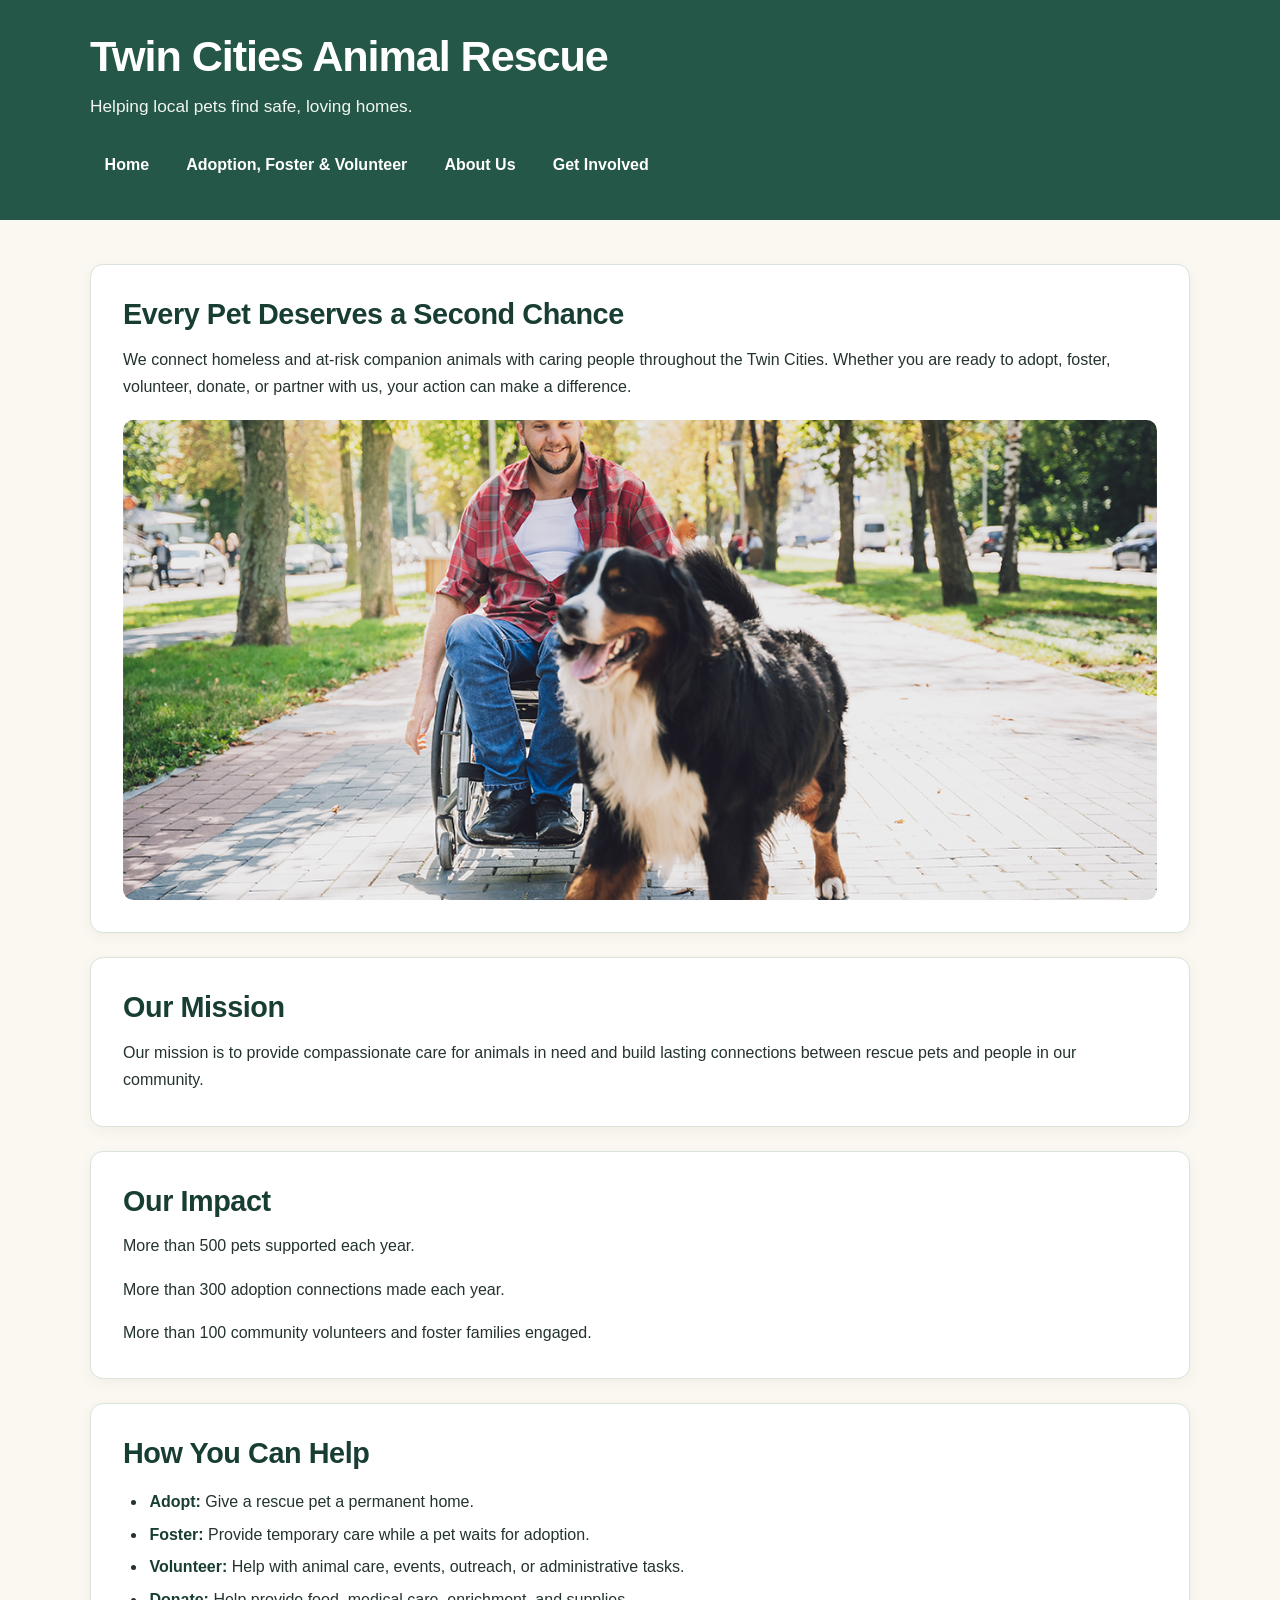
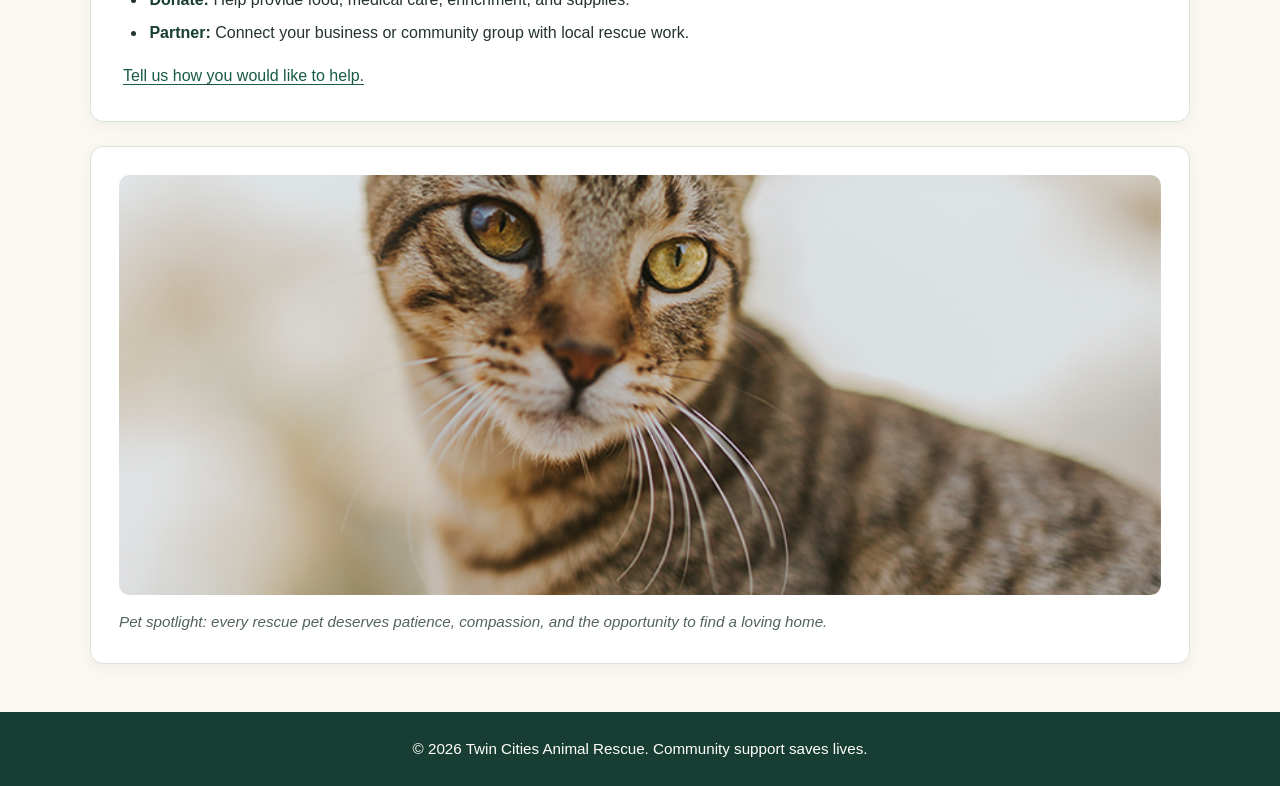
<file: index.html>
<!DOCTYPE html>
<html lang="en">
<head>
  <meta charset="UTF-8">
  <meta name="viewport" content="width=device-width, initial-scale=1.0">
  <title>Twin Cities Animal Rescue | Home</title>
  <link rel="stylesheet" href="styles.css">
</head>
<body>
  <header>
    <h1>Twin Cities Animal Rescue</h1>
    <p>Helping local pets find safe, loving homes.</p>
    <nav aria-label="Main navigation">
      <a href="index.html">Home</a>
      <a href="services.html">Adoption, Foster &amp; Volunteer</a>
      <a href="about.html">About Us</a>
      <a href="contact.html">Get Involved</a>
    </nav>
  </header>

  <main>
    <section>
      <h2>Every Pet Deserves a Second Chance</h2>
      <p>We connect homeless and at-risk companion animals with caring people throughout the Twin Cities. Whether you are ready to adopt, foster, volunteer, donate, or partner with us, your action can make a difference.</p>
      <picture>
        <source media="(min-width: 800px)" srcset="rescue-feature-large.png">
        <source media="(max-width: 799px)" srcset="rescue-feature-small.png">
        <img src="rescue-feature-small.png" alt="Rescue team member caring for an animal at Twin Cities Animal Rescue">
      </picture>
    </section>

    <section>
      <h2>Our Mission</h2>
      <p>Our mission is to provide compassionate care for animals in need and build lasting connections between rescue pets and people in our community.</p>
    </section>

    <section>
      <h2>Our Impact</h2>
      <p>More than 500 pets supported each year.</p>
      <p>More than 300 adoption connections made each year.</p>
      <p>More than 100 community volunteers and foster families engaged.</p>
    </section>

    <section>
      <h2>How You Can Help</h2>
      <ul>
        <li><strong>Adopt:</strong> Give a rescue pet a permanent home.</li>
        <li><strong>Foster:</strong> Provide temporary care while a pet waits for adoption.</li>
        <li><strong>Volunteer:</strong> Help with animal care, events, outreach, or administrative tasks.</li>
        <li><strong>Donate:</strong> Help provide food, medical care, enrichment, and supplies.</li>
        <li><strong>Partner:</strong> Connect your business or community group with local rescue work.</li>
      </ul>
      <p><a href="contact.html">Tell us how you would like to help.</a></p>
    </section>

    <figure>
      <img src="rescue-pet-spotlight.png" alt="Rescue dog waiting for a permanent family">
      <figcaption>Pet spotlight: every rescue pet deserves patience, compassion, and the opportunity to find a loving home.</figcaption>
    </figure>
  </main>

  <footer>
    <p>&copy; 2026 Twin Cities Animal Rescue. Community support saves lives.</p>
  </footer>
</body>
</html>
</file>
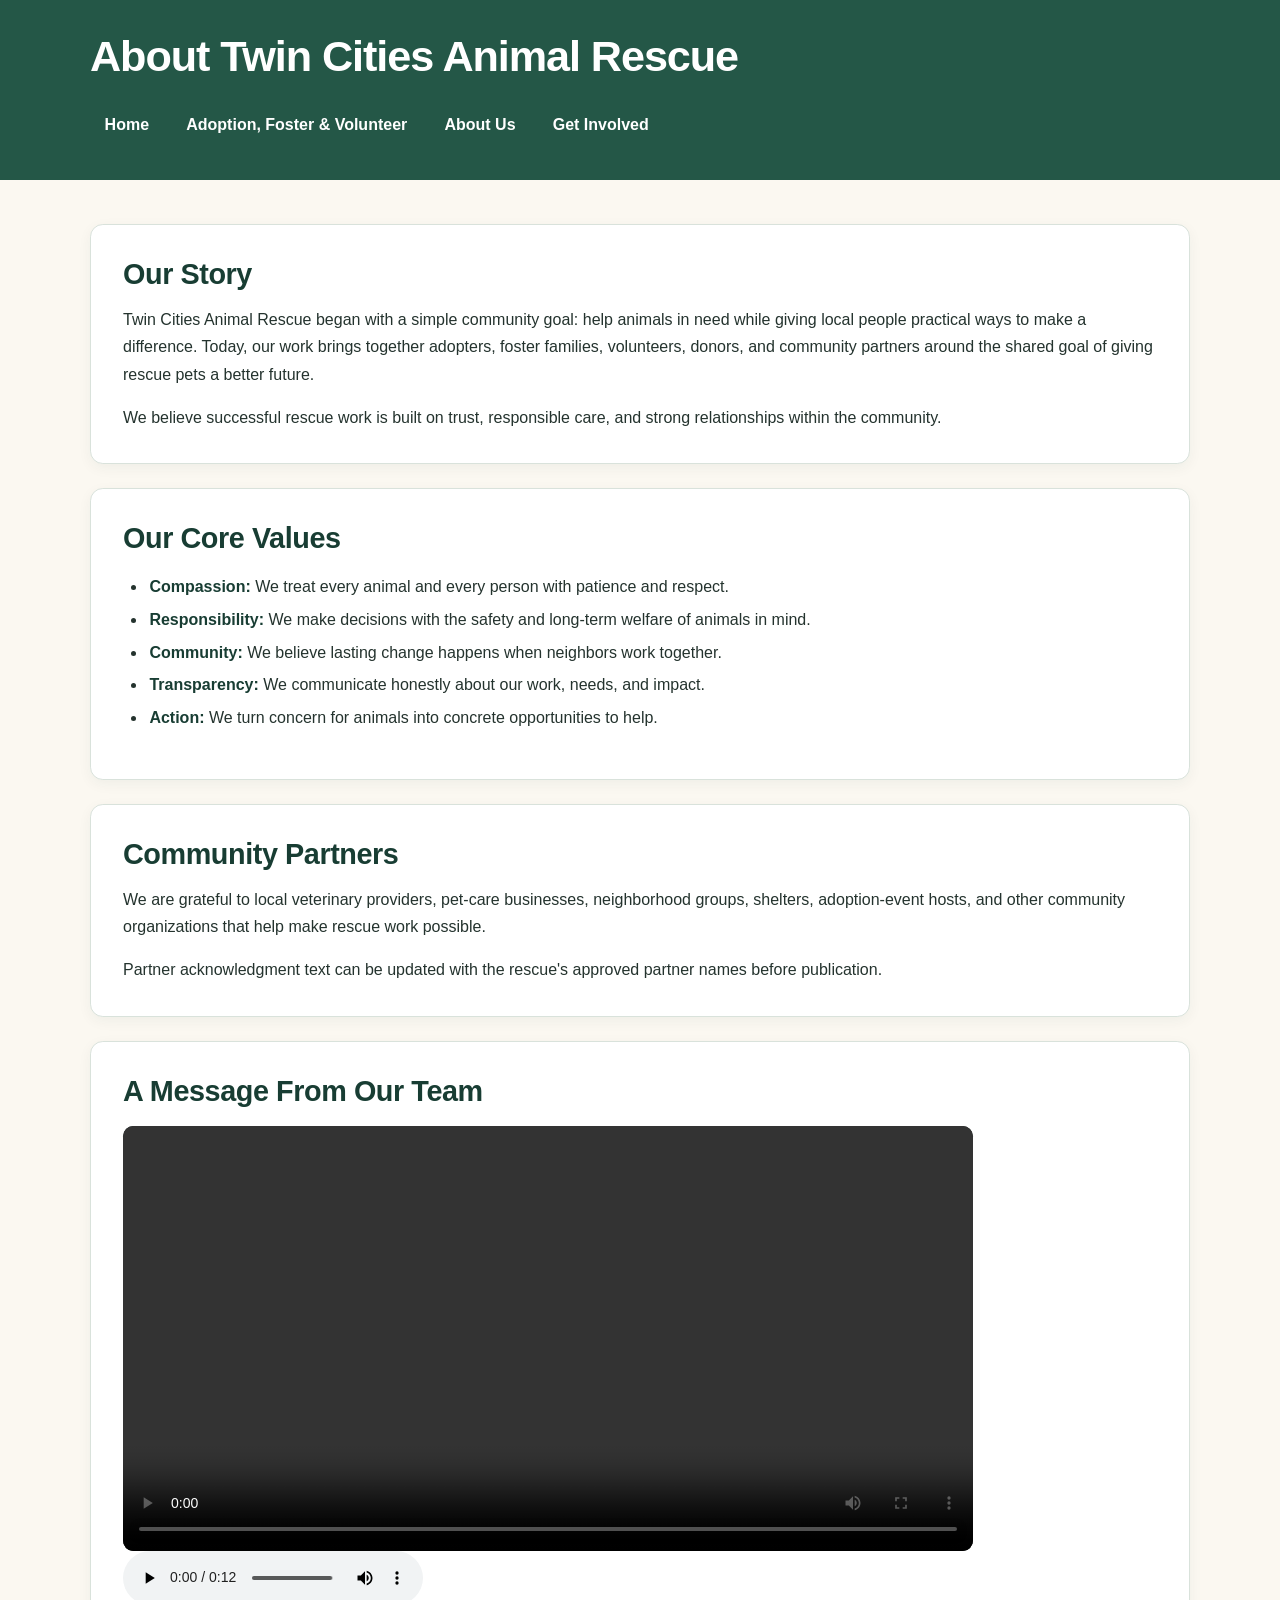
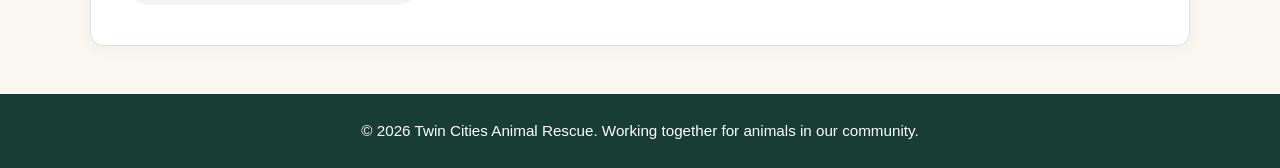
<file: about.html>
<!DOCTYPE html>
<html lang="en">
<head>
  <meta charset="UTF-8">
  <meta name="viewport" content="width=device-width, initial-scale=1.0">
  <title>Twin Cities Animal Rescue | About Us</title>
  <link rel="stylesheet" href="styles.css">
</head>
<body>
  <header>
    <h1>About Twin Cities Animal Rescue</h1>
    <nav aria-label="Main navigation">
      <a href="index.html">Home</a>
      <a href="services.html">Adoption, Foster &amp; Volunteer</a>
      <a href="about.html">About Us</a>
      <a href="contact.html">Get Involved</a>
    </nav>
  </header>

  <main>
    <section>
      <h2>Our Story</h2>
      <p>Twin Cities Animal Rescue began with a simple community goal: help animals in need while giving local people practical ways to make a difference. Today, our work brings together adopters, foster families, volunteers, donors, and community partners around the shared goal of giving rescue pets a better future.</p>
      <p>We believe successful rescue work is built on trust, responsible care, and strong relationships within the community.</p>
    </section>

    <section>
      <h2>Our Core Values</h2>
      <ul>
        <li><strong>Compassion:</strong> We treat every animal and every person with patience and respect.</li>
        <li><strong>Responsibility:</strong> We make decisions with the safety and long-term welfare of animals in mind.</li>
        <li><strong>Community:</strong> We believe lasting change happens when neighbors work together.</li>
        <li><strong>Transparency:</strong> We communicate honestly about our work, needs, and impact.</li>
        <li><strong>Action:</strong> We turn concern for animals into concrete opportunities to help.</li>
      </ul>
    </section>

    <section>
      <h2>Community Partners</h2>
      <p>We are grateful to local veterinary providers, pet-care businesses, neighborhood groups, shelters, adoption-event hosts, and other community organizations that help make rescue work possible.</p>
      <p>Partner acknowledgment text can be updated with the rescue's approved partner names before publication.</p>
    </section>

    <section>
      <h2>A Message From Our Team</h2>
      <video controls preload="metadata" width="100%">
        <source src="rescue-message.mp4" type="video/mp4">
        Your browser does not support HTML5 video.
      </video>
      <audio controls preload="metadata">
        <source src="rescue-message.mp3" type="audio/mpeg">
        Your browser does not support HTML5 audio. Please contact Twin Cities Animal Rescue through the Get Involved page for a message from our rescue coordinator.
    </audio>
    </section>
  </main>

  <footer>
    <p>&copy; 2026 Twin Cities Animal Rescue. Working together for animals in our community.</p>
  </footer>
</body>
</html>
</file>
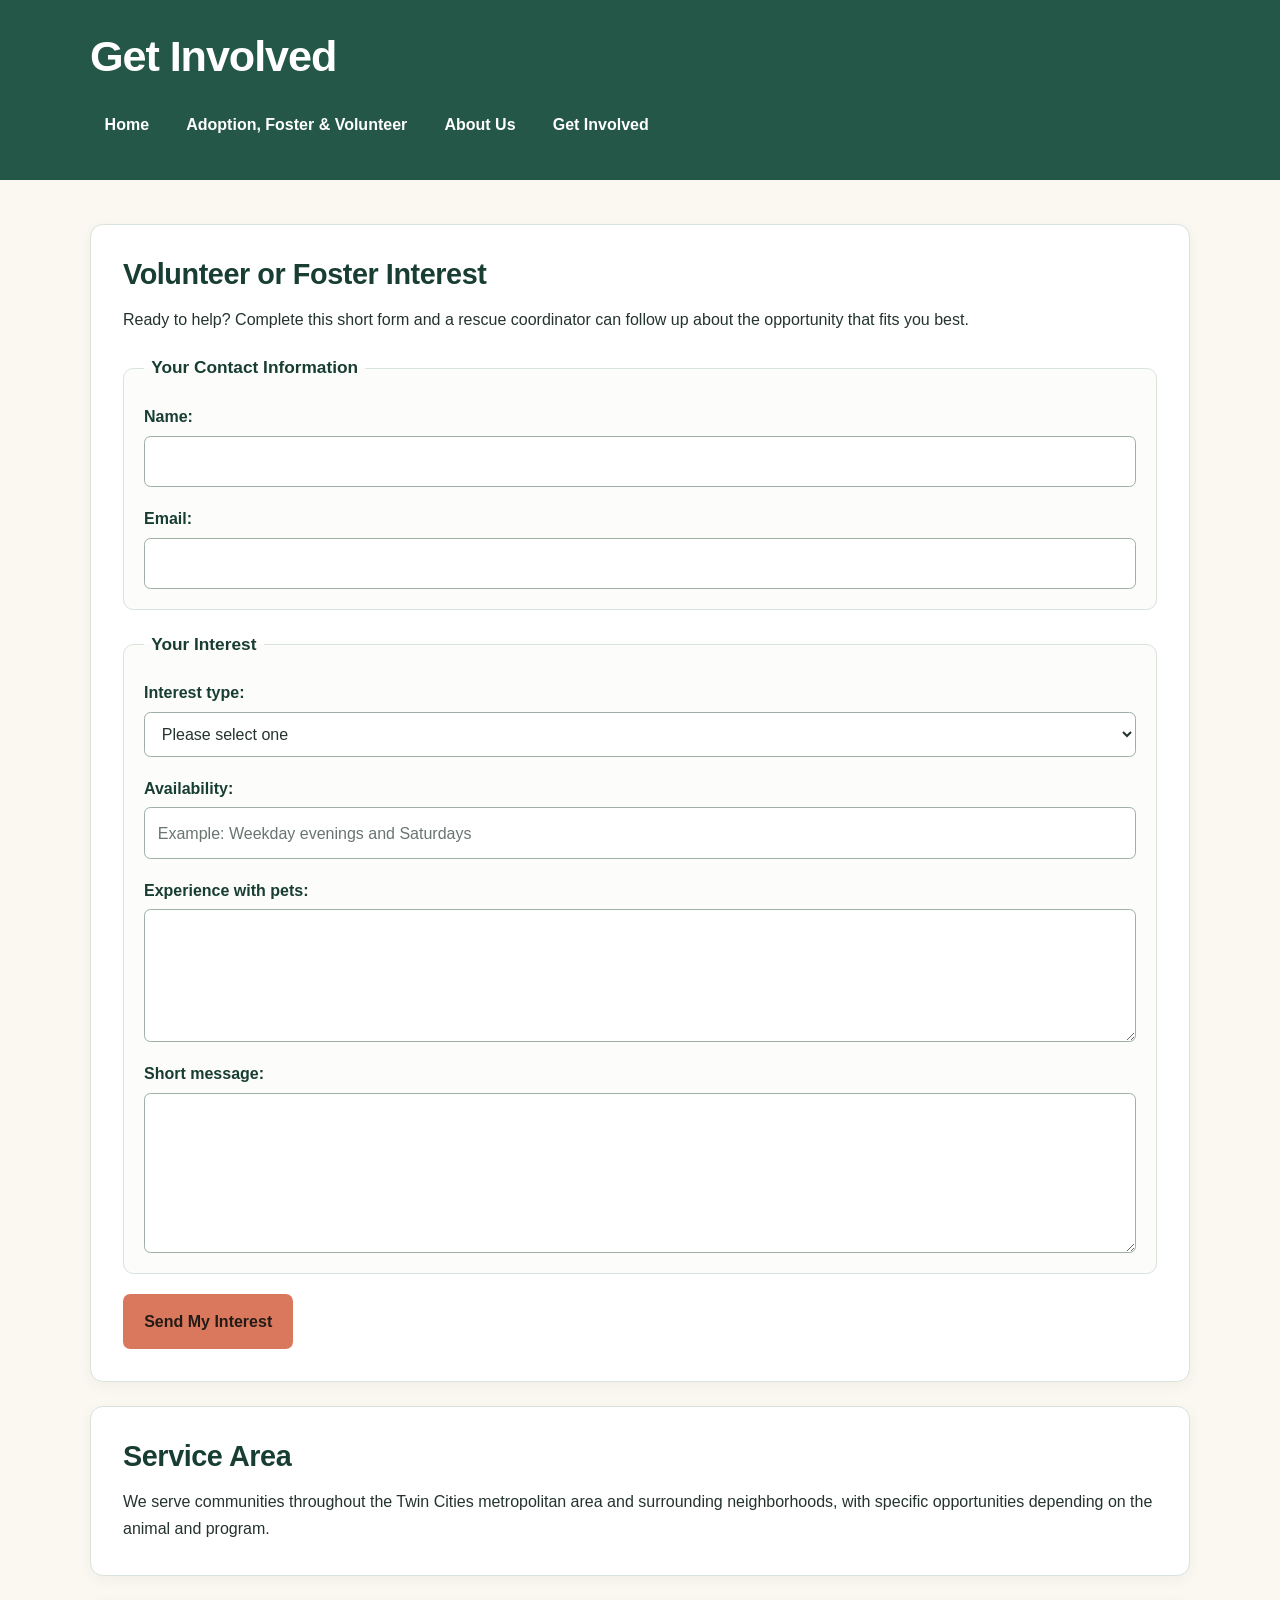
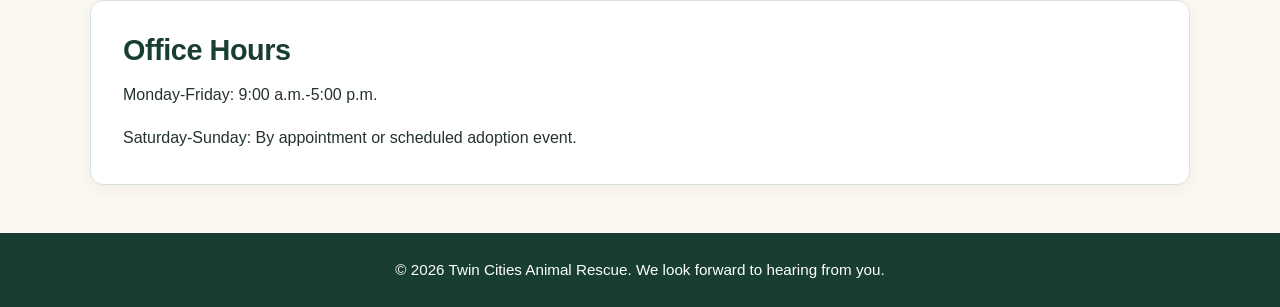
<file: contact.html>
<!DOCTYPE html>
<html lang="en">
<head>
  <meta charset="UTF-8">
  <meta name="viewport" content="width=device-width, initial-scale=1.0">
  <title>Twin Cities Animal Rescue | Get Involved</title>
  <link rel="stylesheet" href="styles.css">
</head>
<body>
  <header>
    <h1>Get Involved</h1>
    <nav aria-label="Main navigation">
      <a href="index.html">Home</a>
      <a href="services.html">Adoption, Foster &amp; Volunteer</a>
      <a href="about.html">About Us</a>
      <a href="contact.html">Get Involved</a>
    </nav>
  </header>

  <main>
    <section>
      <h2>Volunteer or Foster Interest</h2>
      <p>Ready to help? Complete this short form and a rescue coordinator can follow up about the opportunity that fits you best.</p>

      <form action="#" method="post">
        <fieldset>
          <legend>Your Contact Information</legend>

          <p>
            <label for="name">Name:</label>
            <input type="text" id="name" name="name" required>
          </p>

          <p>
            <label for="email">Email:</label>
            <input type="email" id="email" name="email" required>
          </p>
        </fieldset>

        <fieldset>
          <legend>Your Interest</legend>

          <p>
            <label for="interest">Interest type:</label>
            <select id="interest" name="interest" required>
              <option value="">Please select one</option>
              <option value="volunteer">Volunteer</option>
              <option value="foster">Foster</option>
              <option value="adoption-information">Adoption information</option>
            </select>
          </p>

          <p>
            <label for="availability">Availability:</label>
            <input type="text" id="availability" name="availability" placeholder="Example: Weekday evenings and Saturdays" required>
          </p>

          <p>
            <label for="experience">Experience with pets:</label>
            <textarea id="experience" name="experience" rows="4" required></textarea>
          </p>

          <p>
            <label for="message">Short message:</label>
            <textarea id="message" name="message" rows="5" maxlength="500" required></textarea>
          </p>
        </fieldset>

        <p>
          <button type="submit">Send My Interest</button>
        </p>
      </form>
    </section>

    <section>
      <h2>Service Area</h2>
      <p>We serve communities throughout the Twin Cities metropolitan area and surrounding neighborhoods, with specific opportunities depending on the animal and program.</p>
    </section>

    <section>
      <h2>Office Hours</h2>
      <p>Monday-Friday: 9:00 a.m.-5:00 p.m.</p>
      <p>Saturday-Sunday: By appointment or scheduled adoption event.</p>
    </section>
  </main>

  <footer>
    <p>&copy; 2026 Twin Cities Animal Rescue. We look forward to hearing from you.</p>
  </footer>
</body>
</html>
</file>
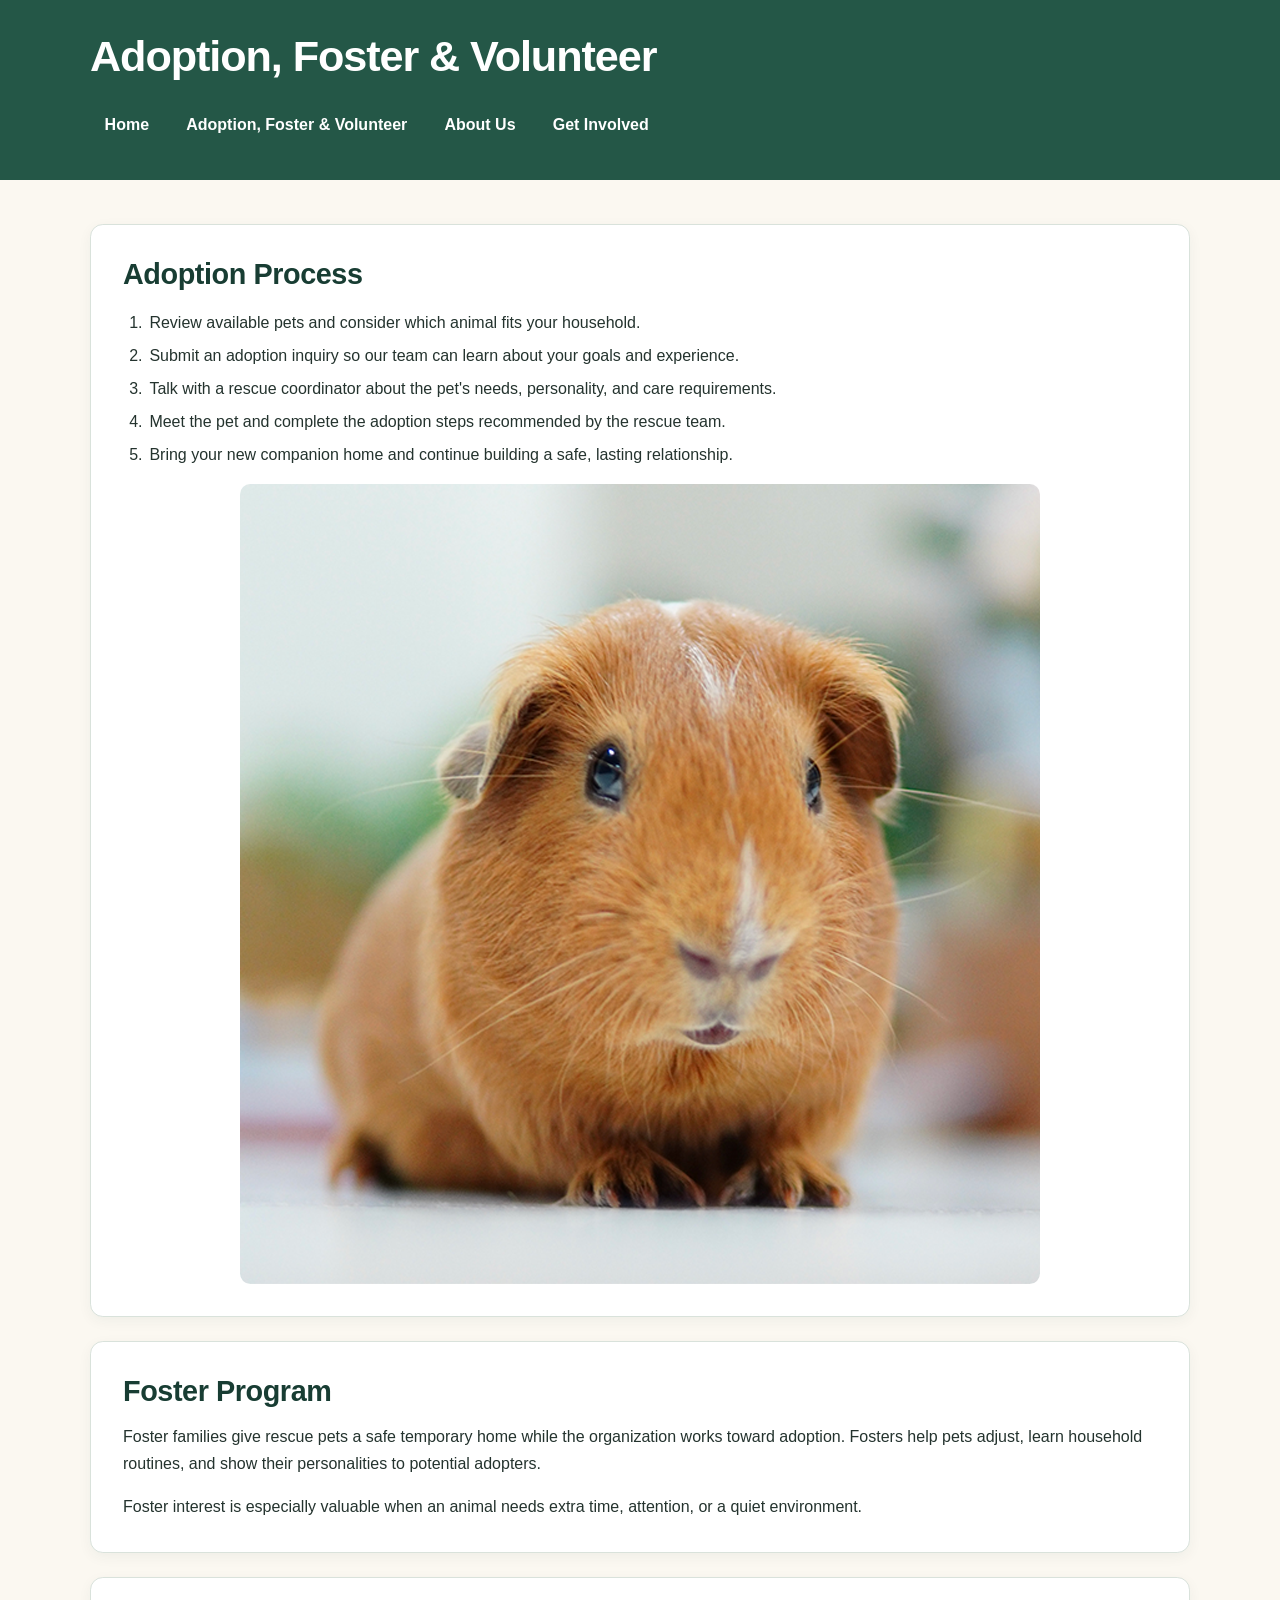
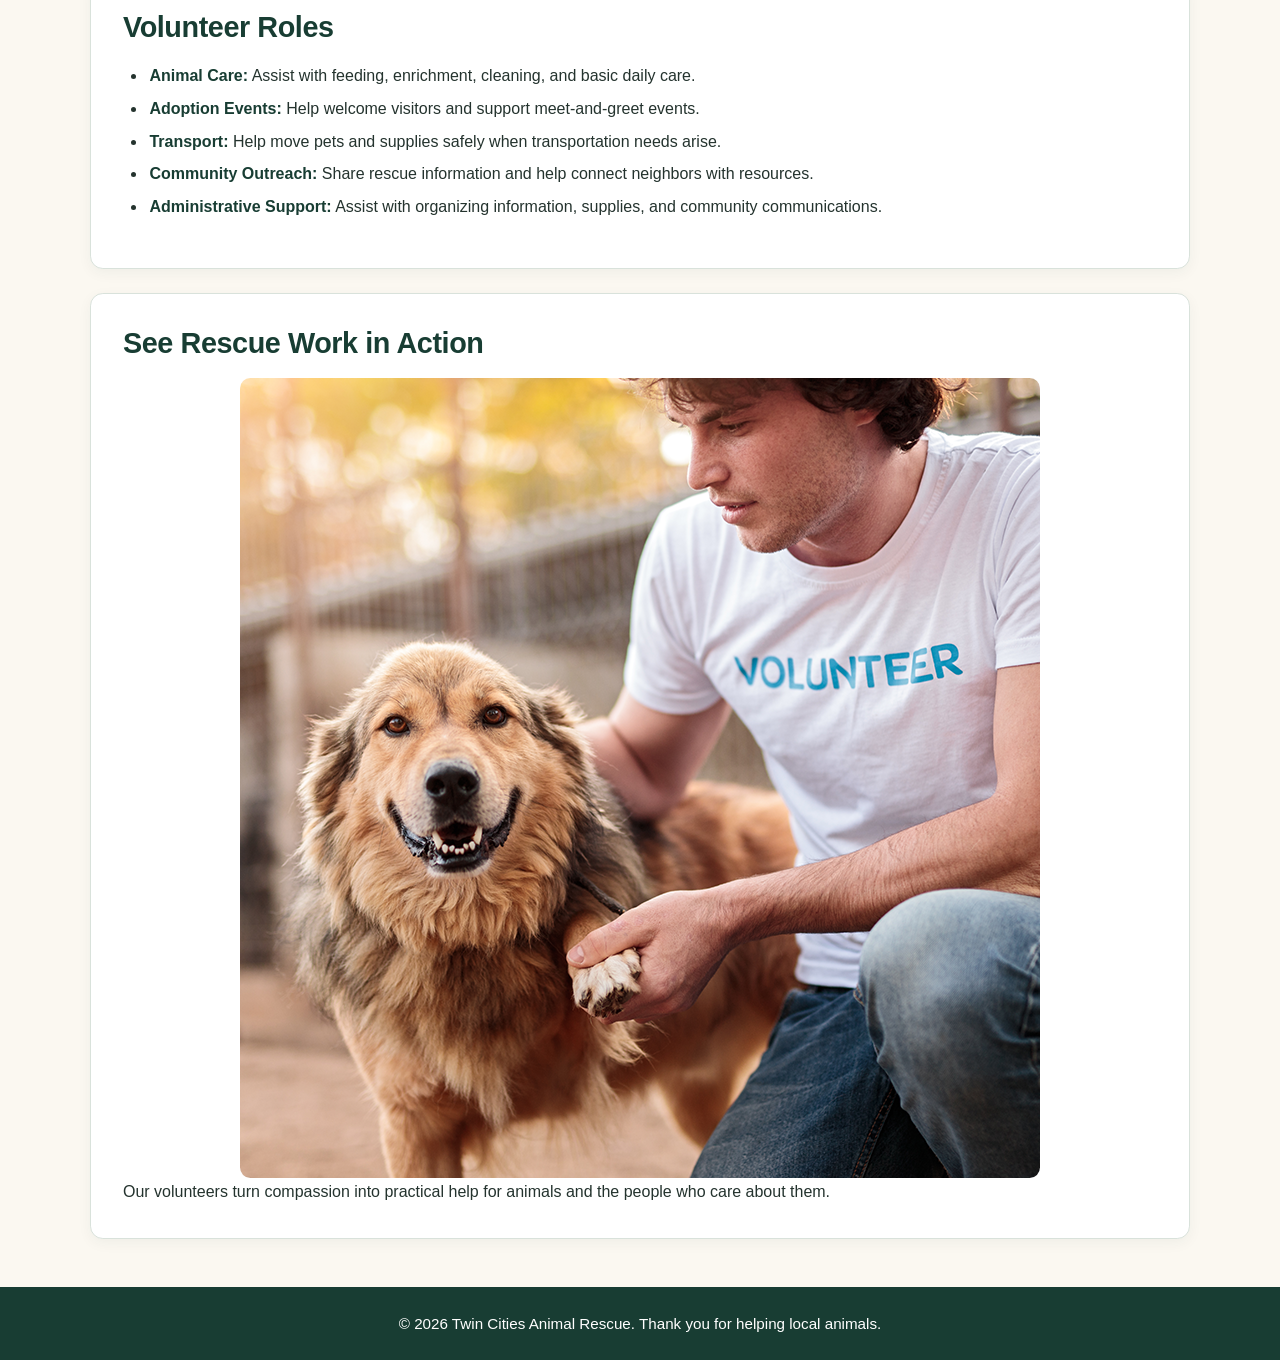
<file: services.html>
<!DOCTYPE html>
<html lang="en">
<head>
  <meta charset="UTF-8">
  <meta name="viewport" content="width=device-width, initial-scale=1.0">
  <title>Twin Cities Animal Rescue | Adoption, Foster &amp; Volunteer</title>
  <link rel="stylesheet" href="styles.css">
</head>
<body>
  <header>
    <h1>Adoption, Foster &amp; Volunteer</h1>
    <nav aria-label="Main navigation">
      <a href="index.html">Home</a>
      <a href="services.html">Adoption, Foster &amp; Volunteer</a>
      <a href="about.html">About Us</a>
      <a href="contact.html">Get Involved</a>
    </nav>
  </header>

  <main>
    <section>
      <h2>Adoption Process</h2>
      <ol>
        <li>Review available pets and consider which animal fits your household.</li>
        <li>Submit an adoption inquiry so our team can learn about your goals and experience.</li>
        <li>Talk with a rescue coordinator about the pet's needs, personality, and care requirements.</li>
        <li>Meet the pet and complete the adoption steps recommended by the rescue team.</li>
        <li>Bring your new companion home and continue building a safe, lasting relationship.</li>
      </ol>
      <img src="rescue-pet.png" alt="Adoptable rescue pet looking toward the camera">
    </section>

    <section>
      <h2>Foster Program</h2>
      <p>Foster families give rescue pets a safe temporary home while the organization works toward adoption. Fosters help pets adjust, learn household routines, and show their personalities to potential adopters.</p>
      <p>Foster interest is especially valuable when an animal needs extra time, attention, or a quiet environment.</p>
    </section>

    <section>
      <h2>Volunteer Roles</h2>
      <ul>
        <li><strong>Animal Care:</strong> Assist with feeding, enrichment, cleaning, and basic daily care.</li>
        <li><strong>Adoption Events:</strong> Help welcome visitors and support meet-and-greet events.</li>
        <li><strong>Transport:</strong> Help move pets and supplies safely when transportation needs arise.</li>
        <li><strong>Community Outreach:</strong> Share rescue information and help connect neighbors with resources.</li>
        <li><strong>Administrative Support:</strong> Assist with organizing information, supplies, and community communications.</li>
      </ul>
    </section>

    <section>
      <h2>See Rescue Work in Action</h2>
      <img src="rescue-volunteer.png" alt="Twin Cities Animal Rescue volunteer caring for a rescue animal">
      <p>Our volunteers turn compassion into practical help for animals and the people who care about them.</p>
    </section>
  </main>

  <footer>
    <p>&copy; 2026 Twin Cities Animal Rescue. Thank you for helping local animals.</p>
  </footer>
</body>
</html>
</file>
<file: styles.css>
/* Twin Cities Animal Rescue - shared external stylesheet
   Save as styles.css beside the four HTML pages and media assets. */
:root {
  --forest: #245747;
  --forest-dark: #183d33;
  --cream: #fbf8f1;
  --coral: #d9785c;
  --ink: #24332e;
  --muted: #52635c;
  --white: #ffffff;
  --border: #d9e2db;
  --focus: #f0b44d;
}
* { box-sizing: border-box; }
html { color-scheme: light; scroll-behavior: smooth; }
body {
  margin: 0; background: var(--cream); color: var(--ink);
  font-family: "Segoe UI", Arial, sans-serif; font-size: 1rem; line-height: 1.7;
}
header {
  background: var(--forest); color: var(--white);
  padding: 2rem max(1.25rem, calc((100% - 1100px) / 2));
}
header h1 {
  margin: 0; font-size: clamp(1.8rem, 4vw, 2.7rem);
  line-height: 1.15; letter-spacing: -0.025em;
}
header > p { margin: 0.65rem 0 1.25rem; color: #f1f6f2; font-size: 1.08rem; }
nav { display: flex; flex-wrap: wrap; gap: 0.5rem; margin-top: 1.25rem; }
nav a {
  display: inline-block; padding: 0.55rem 0.85rem; border: 1px solid transparent;
  border-radius: 0.4rem; color: var(--white); font-weight: 650; text-decoration: none;
  transition: background-color 160ms ease, border-color 160ms ease;
}
nav a:hover, nav a:focus-visible {
  background: var(--forest-dark); border-color: #b9d5c6;
  text-decoration: underline; text-underline-offset: 0.2em;
}
main { width: min(100% - 2rem, 1100px); margin: 2rem auto 3rem; }
section, figure {
  margin: 0 0 1.5rem; padding: clamp(1.25rem, 3vw, 2rem);
  border: 1px solid var(--border); border-radius: 0.8rem; background: var(--white);
  box-shadow: 0 4px 14px rgb(24 61 51 / 5%);
}
h2 {
  margin: 0 0 0.8rem; color: var(--forest-dark);
  font-size: clamp(1.35rem, 2.5vw, 1.8rem); line-height: 1.25; letter-spacing: -0.015em;
}
h3 { color: var(--forest-dark); line-height: 1.3; }
p { margin: 0 0 1rem; }
p:last-child { margin-bottom: 0; }
ul, ol { padding-left: 1.5rem; }
li { margin: 0.35rem 0; padding-left: 0.15rem; }
strong { color: var(--forest-dark); }
a { color: #185a45; text-underline-offset: 0.18em; }
a:hover { color: #873d2c; }
a:focus-visible, button:focus-visible, input:focus-visible, select:focus-visible,
textarea:focus-visible, video:focus-visible { outline: 3px solid var(--focus); outline-offset: 3px; }
picture, picture img { display: block; width: 100%; }
picture img {
  max-height: 480px; object-fit: cover; border-radius: 0.65rem;
}
main > section:first-child picture { margin-top: 1.25rem; }
main img { display: block; max-width: 100%; height: auto; border-radius: 0.65rem; }
section img { margin: 1rem auto 0; }
figure { margin-left: 0; margin-right: 0; }
figure img { width: 100%; max-height: 420px; object-fit: cover; }
figcaption { padding-top: 0.85rem; color: var(--muted); font-size: 0.95rem; font-style: italic; }
video {
  display: block; width: 100%; max-width: 850px; height: auto; margin-top: 1rem;
  border-radius: 0.65rem; background: #17231f;
}
form { margin-top: 1.25rem; }
fieldset {
  min-width: 0; margin: 0 0 1.25rem; padding: 1.25rem;
  border: 1px solid var(--border); border-radius: 0.65rem; background: #fcfdfb;
}
legend { padding: 0 0.45rem; color: var(--forest-dark); font-size: 1.08rem; font-weight: 700; }
form p { margin: 0 0 1.1rem; }
form p:last-child { margin-bottom: 0; }
label { display: block; margin-bottom: 0.35rem; color: var(--forest-dark); font-weight: 650; }
input, select, textarea {
  display: block; width: 100%; min-height: 2.8rem; padding: 0.7rem 0.8rem;
  border: 1px solid #9eafa5; border-radius: 0.4rem; background: var(--white);
  color: var(--ink); font: inherit;
}
textarea { min-height: 7rem; resize: vertical; }
input::placeholder, textarea::placeholder { color: #68766f; }
input:focus, select:focus, textarea:focus { border-color: var(--forest); }
button, input[type="submit"] {
  display: inline-block; min-height: 2.9rem; padding: 0.75rem 1.2rem;
  border: 2px solid var(--coral); border-radius: 0.45rem; background: var(--coral);
  color: #241b17; font: inherit; font-weight: 750; cursor: pointer;
  transition: background-color 160ms ease, transform 160ms ease;
}
button:hover, input[type="submit"]:hover { background: #e99379; transform: translateY(-1px); }
footer {
  padding: 1.5rem max(1.25rem, calc((100% - 1100px) / 2));
  background: var(--forest-dark); color: var(--white); text-align: center;
}
footer p { margin: 0; font-size: 0.95rem; }
@media (min-width: 760px) {
  main { margin-top: 2.75rem; }
  figure { padding: 1.75rem; }
}
@media (max-width: 520px) {
  header { padding-top: 1.5rem; padding-bottom: 1.5rem; }
  nav { flex-direction: column; align-items: stretch; }
  nav a { padding: 0.65rem 0.75rem; }
  main { width: min(100% - 1rem, 1100px); margin-top: 1rem; }
  section, figure { padding: 1rem; border-radius: 0.6rem; }
  fieldset { padding: 0.9rem; }
}
@media (prefers-reduced-motion: reduce) {
  html { scroll-behavior: auto; }
  *, *::before, *::after {
    transition-duration: 0.01ms !important; animation-duration: 0.01ms !important;
    animation-iteration-count: 1 !important;
  }
}
</file>
